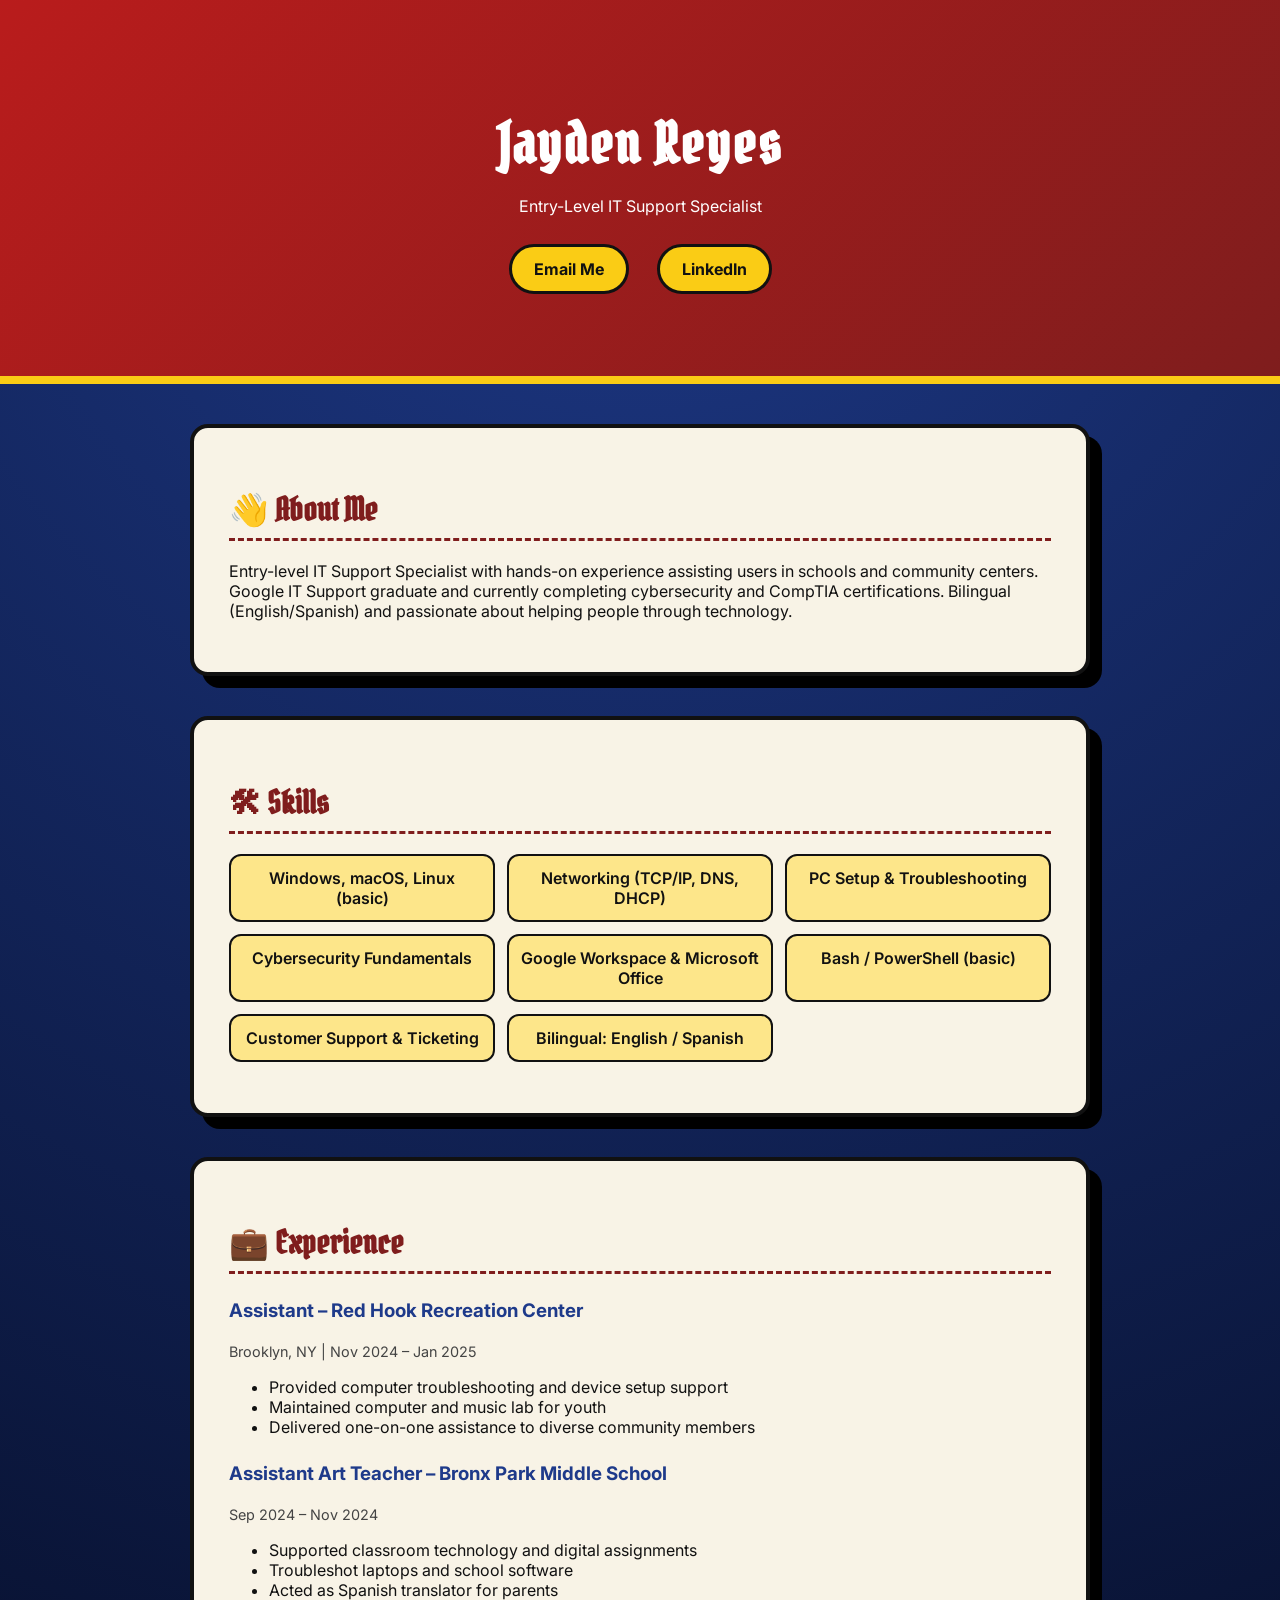
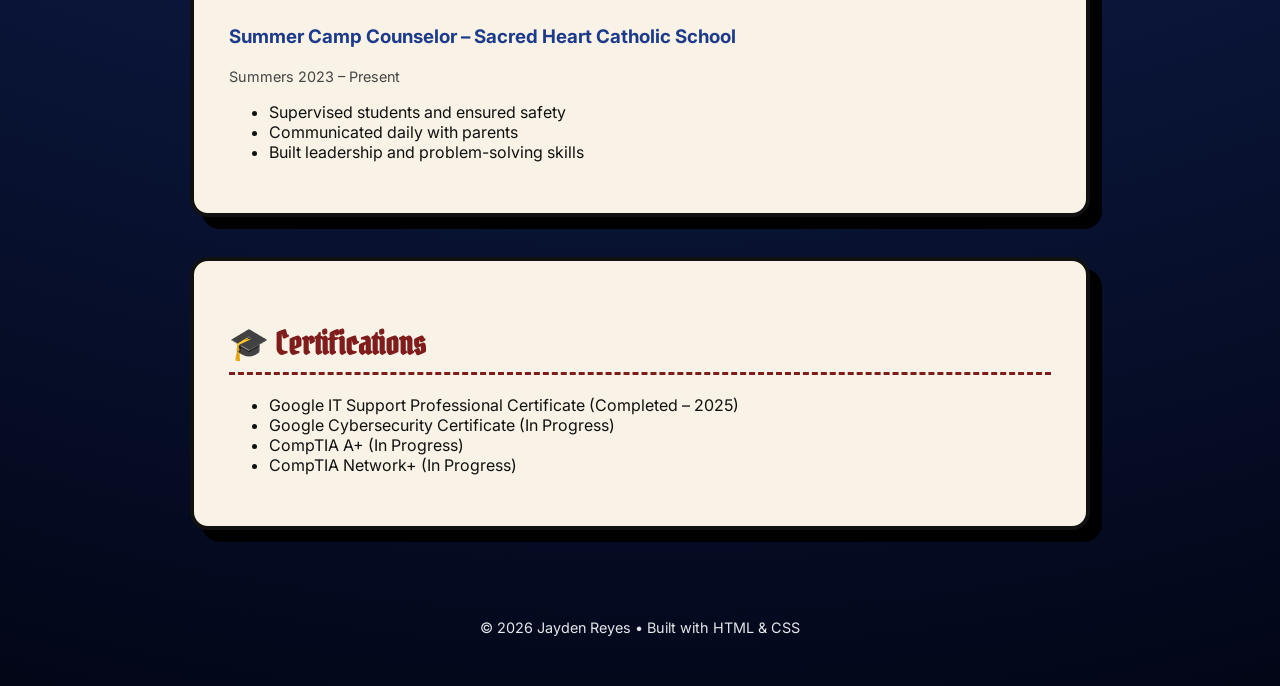
<file: resume-website/index.html>
<!DOCTYPE html>
<html lang="en">
<head>
  <meta charset="UTF-8">
  <title>Jayden Reyes | IT Support</title>
  <link rel="stylesheet" href="style.css">
  <meta name="viewport" content="width=device-width, initial-scale=1.0">
</head>
<body>

  <header class="hero">
    <h1>Jayden Reyes</h1>
    <p>Entry-Level IT Support Specialist</p>
    <div class="links">
      <a href="#" onclick="openEmailModal()">Email Me</a>
      <a href="https://www.linkedin.com/in/jayden-reyes-5073a0344/" target="_blank">
        LinkedIn
      </a>
    </div>
  </header>

  <section class="card">
    <h2>👋 About Me</h2>
    <p>
      Entry-level IT Support Specialist with hands-on experience assisting users
      in schools and community centers. Google IT Support graduate and currently
      completing cybersecurity and CompTIA certifications. Bilingual
      (English/Spanish) and passionate about helping people through technology.
    </p>
  </section>

  <section class="card">
    <h2>🛠 Skills</h2>
    <ul class="skills">
      <li>Windows, macOS, Linux (basic)</li>
      <li>Networking (TCP/IP, DNS, DHCP)</li>
      <li>PC Setup & Troubleshooting</li>
      <li>Cybersecurity Fundamentals</li>
      <li>Google Workspace & Microsoft Office</li>
      <li>Bash / PowerShell (basic)</li>
      <li>Customer Support & Ticketing</li>
      <li>Bilingual: English / Spanish</li>
    </ul>
  </section>

  <section class="card">
    <h2>💼 Experience</h2>

    <h3>Assistant – Red Hook Recreation Center</h3>
    <span>Brooklyn, NY | Nov 2024 – Jan 2025</span>
    <ul>
      <li>Provided computer troubleshooting and device setup support</li>
      <li>Maintained computer and music lab for youth</li>
      <li>Delivered one-on-one assistance to diverse community members</li>
    </ul>

    <h3>Assistant Art Teacher – Bronx Park Middle School</h3>
    <span>Sep 2024 – Nov 2024</span>
    <ul>
      <li>Supported classroom technology and digital assignments</li>
      <li>Troubleshot laptops and school software</li>
      <li>Acted as Spanish translator for parents</li>
    </ul>

    <h3>Summer Camp Counselor – Sacred Heart Catholic School</h3>
    <span>Summers 2023 – Present</span>
    <ul>
      <li>Supervised students and ensured safety</li>
      <li>Communicated daily with parents</li>
      <li>Built leadership and problem-solving skills</li>
    </ul>
  </section>

  <section class="card">
    <h2>🎓 Certifications</h2>
    <ul>
      <li>Google IT Support Professional Certificate (Completed – 2025)</li>
      <li>Google Cybersecurity Certificate (In Progress)</li>
      <li>CompTIA A+ (In Progress)</li>
      <li>CompTIA Network+ (In Progress)</li>
    </ul>
  </section>

  <footer>
    <p>© 2026 Jayden Reyes • Built with HTML & CSS</p>
  </footer>
<!-- EMAIL MODAL -->
<div id="emailModal" class="modal">
  <div class="modal-content">
    <button class="close-btn" onclick="closeEmailModal()">✖</button>

    <h2>📡 Contact ME</h2>

    <div class="email-box">
      <span>Personal Email</span>
      <p id="email1">reyesjayden83@gmail.com</p>
      <button onclick="copyEmail('email1')">Copy</button>
    </div>

    <div class="email-box">
      <span>Pursuit Email</span>
      <p id="email2">jayden.reyes@pursuit.org</p>
      <button onclick="copyEmail('email2')">Copy</button>
    </div>

    <p class="copied-msg" id="copiedMsg">Copied to clipboard ☠️</p>
  </div>
</div>

<script>
  function openEmailModal() {
    document.getElementById("emailModal").style.display = "flex";
  }

  function closeEmailModal() {
    document.getElementById("emailModal").style.display = "none";
  }

  function copyEmail(id) {
    const text = document.getElementById(id).innerText;
    navigator.clipboard.writeText(text);

    const msg = document.getElementById("copiedMsg");
    msg.style.opacity = "1";

    setTimeout(() => {
      msg.style.opacity = "0";
    }, 1500);
  }
</script>

</body>
</html>
</file>
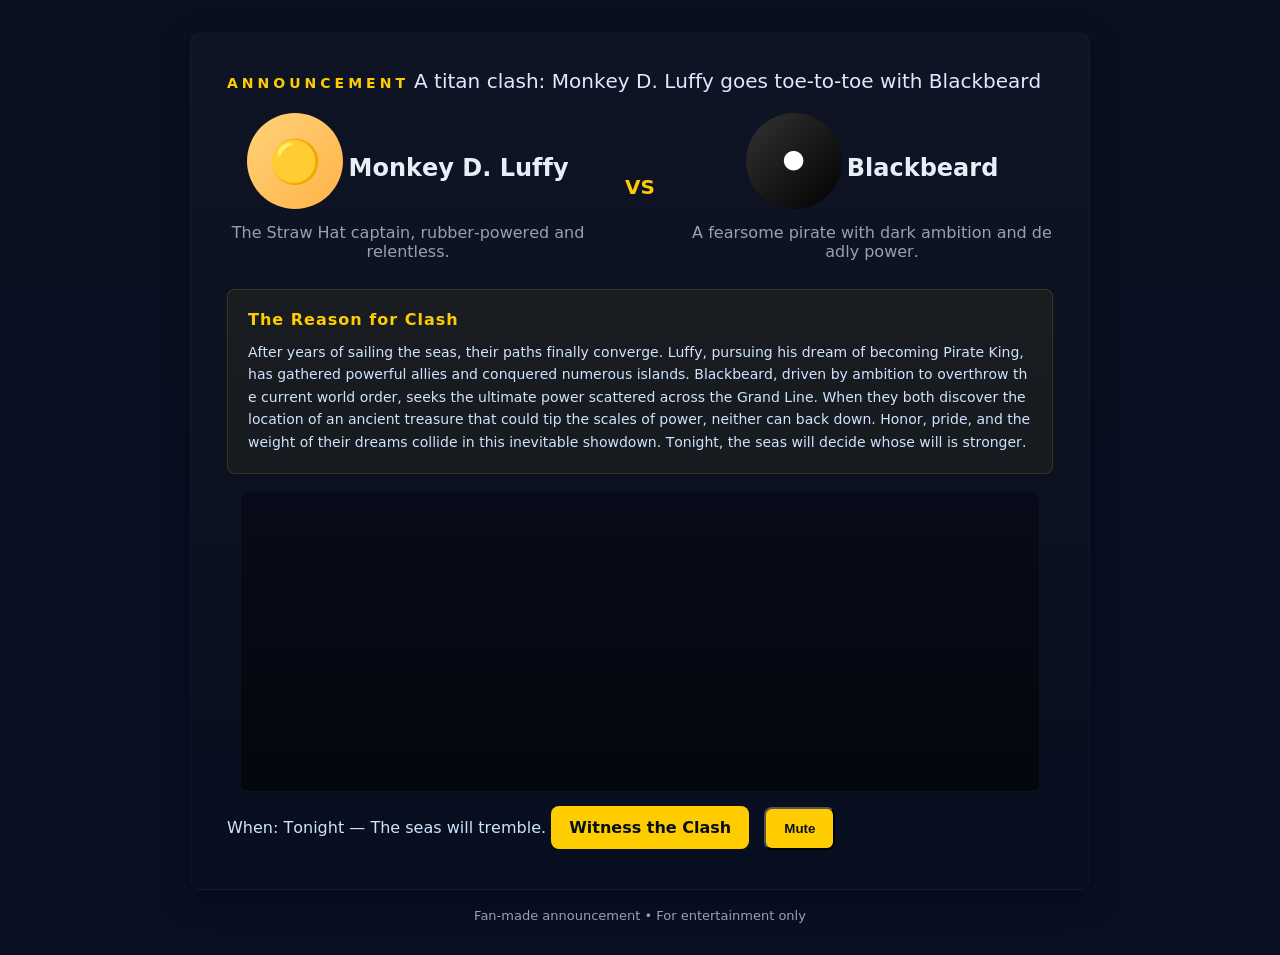
<file: announcement.html>
<!doctype html>
<html lang="en">
  <head>
    <meta charset="utf-8" />
    <meta name="viewport" content="width=device-width,initial-scale=1" />
    <title>Luffy vs Blackbeard — Showdown</title>
    <link rel="stylesheet" href="styles.css">
  </head>
  <body>
    <main class="hero">
      <div class="card">
        <h1 class="title hover-letters">ANNOUNCEMENT</h1>
        <p class="subtitle hover-letters">A titan clash: Monkey D. Luffy goes toe-to-toe with Blackbeard</p>
        <div class="match">
          <div class="fighter">
            <div class="avatar luffy">🟡</div>
            <h2 class="hover-letters">Monkey D. Luffy</h2>
            <p class="desc hover-letters">The Straw Hat captain, rubber-powered and relentless.</p>
          </div>
          <div class="vs">VS</div>
          <div class="fighter">
            <div class="avatar blackbeard">⚫</div>
            <h2 class="hover-letters">Blackbeard</h2>
            <p class="desc hover-letters">A fearsome pirate with dark ambition and deadly power.</p>
          </div>
        </div>

        <div class="scenario">
          <h3 class="hover-letters">The Reason for Clash</h3>
          <p class="hover-letters">After years of sailing the seas, their paths finally converge. Luffy, pursuing his dream of becoming Pirate King, has gathered powerful allies and conquered numerous islands. Blackbeard, driven by ambition to overthrow the current world order, seeks the ultimate power scattered across the Grand Line. When they both discover the location of an ancient treasure that could tip the scales of power, neither can back down. Honor, pride, and the weight of their dreams collide in this inevitable showdown. Tonight, the seas will decide whose will is stronger.</p>
        </div>

        <div class="battle-area">
          <canvas id="battleCanvas" width="800" height="300" aria-label="Luffy and Blackbeard clash animation"></canvas>
        </div>

        <p class="when hover-letters">When: Tonight — The seas will tremble.</p>
        <a class="cta" href="#">Witness the Clash</a>
        <button id="muteButton" class="cta" style="margin-left: 10px;">Mute</button>
      </div>
      <footer class="note">Fan-made announcement • For entertainment only</footer>
    </main>
    <script src="battle.js"></script>
    <script>
      // Wraps each character in .hover-letters elements with a span for per-letter hover effects
      document.addEventListener('DOMContentLoaded', () => {
        const wrapLetters = (el) => {
          const text = el.textContent;
          const frag = document.createDocumentFragment();
          for (const ch of text) {
            if (ch === ' ') {
              frag.appendChild(document.createTextNode(' '));
              continue;
            }
            const span = document.createElement('span');
            span.className = 'letter-span';
            span.textContent = ch;
            frag.appendChild(span);
          }
          el.textContent = '';
          el.appendChild(frag);
        };

        document.querySelectorAll('.hover-letters').forEach(wrapLetters);
      });
    </script>
  </body>
</html>
</file>
<file: resume-website/style.css>
@import url('https://fonts.googleapis.com/css2?family=Pirata+One&family=Inter:wght@400;600&display=swap');

* {
  box-sizing: border-box;
}

body {
  margin: 0;
  font-family: 'Inter', sans-serif;
  background: radial-gradient(circle at top, #1e3a8a, #020617);
  color: #111;
}

/* HERO */
.hero {
  text-align: center;
  padding: 70px 20px;
  background: linear-gradient(135deg, #b91c1c, #7f1d1d);
  color: #fff;
  border-bottom: 8px solid #facc15;
}

.hero h1 {
  font-family: 'Pirata One', cursive;
  font-size: 3.5rem;
  letter-spacing: 2px;
  margin-bottom: 10px;
}

.subtitle {
  font-size: 1.2rem;
  opacity: 0.95;
}

.links a {
  display: inline-block;
  margin: 12px;
  padding: 12px 22px;
  background: #facc15;
  color: #111;
  text-decoration: none;
  border-radius: 30px;
  font-weight: bold;
  border: 3px solid #111;
  transition: transform 0.2s ease, box-shadow 0.2s ease;
}

.links a:hover {
  transform: translateY(-4px) rotate(-1deg);
  box-shadow: 0 10px 25px rgba(0,0,0,0.4);
}

/* CARDS (WANTED POSTER STYLE) */
.card {
  background: #f8f3e6;
  margin: 40px auto;
  padding: 35px;
  max-width: 900px;
  border-radius: 18px;
  border: 4px solid #111;
  box-shadow: 12px 12px 0 #000;
  animation: floatUp 0.6s ease;
}

.card h2 {
  font-family: 'Pirata One', cursive;
  font-size: 2rem;
  color: #7f1d1d;
  border-bottom: 3px dashed #7f1d1d;
  padding-bottom: 8px;
  margin-bottom: 20px;
}

.card h3 {
  margin-top: 25px;
  color: #1e3a8a;
}

.card span {
  font-size: 0.9rem;
  color: #444;
}

/* SKILLS */
.skills {
  display: grid;
  grid-template-columns: repeat(auto-fit, minmax(220px, 1fr));
  gap: 12px;
  list-style: none;
  padding: 0;
}

.skills li {
  background: #fde68a;
  padding: 12px;
  border-radius: 12px;
  text-align: center;
  border: 2px solid #111;
  font-weight: 600;
}

/* FOOTER */
footer {
  text-align: center;
  padding: 35px;
  color: #e5e7eb;
  font-size: 0.9rem;
}

/* ANIMATIONS */
@keyframes floatUp {
  from {
    opacity: 0;
    transform: translateY(25px);
  }
  to {
    opacity: 1;
    transform: translateY(0);
  }
}
/* MODAL BACKGROUND */
.modal {
  display: none;
  position: fixed;
  inset: 0;
  background: rgba(0,0,0,0.7);
  justify-content: center;
  align-items: center;
  z-index: 999;
}

/* MODAL CONTENT */
.modal-content {
  background: #f8f3e6;
  border: 4px solid #111;
  box-shadow: 12px 12px 0 #000;
  border-radius: 20px;
  padding: 35px;
  width: 90%;
  max-width: 450px;
  position: relative;
  animation: floatUp 0.4s ease;
  text-align: center;
}

.modal-content h2 {
  font-family: 'Pirata One', cursive;
  color: #7f1d1d;
  margin-bottom: 25px;
}

/* CLOSE BUTTON */
.close-btn {
  position: absolute;
  top: 15px;
  right: 15px;
  background: #b91c1c;
  color: white;
  border: 2px solid #111;
  border-radius: 50%;
  width: 35px;
  height: 35px;
  font-weight: bold;
  cursor: pointer;
}

/* EMAIL BOXES */
.email-box {
  background: #fde68a;
  border: 3px solid #111;
  border-radius: 15px;
  padding: 15px;
  margin-bottom: 15px;
}

.email-box span {
  font-size: 0.85rem;
  font-weight: bold;
  color: #444;
}

.email-box p {
  margin: 8px 0;
  font-weight: 600;
}

.email-box button {
  background: #1e3a8a;
  color: white;
  border: 2px solid #111;
  border-radius: 20px;
  padding: 6px 14px;
  cursor: pointer;
  font-weight: bold;
}

/* COPY MESSAGE */
.copied-msg {
  margin-top: 10px;
  font-size: 0.9rem;
  color: #15803d;
  opacity: 0;
  transition: opacity 0.3s ease;
}
</file>
<file: styles.css>
:root{
  --bg:#0b1020;
  --card:#0f1724;
  --accent:#ffcc00;
  --muted:#98a0b3;
}
*{box-sizing:border-box}
body{margin:0;font-family:Inter,ui-sans-serif,system-ui,Segoe UI,Roboto,-apple-system,Helvetica,Arial,sans-serif;background:linear-gradient(180deg,var(--bg),#081022);color:#e8eef8;min-height:100vh;display:flex;align-items:center;justify-content:center;padding:32px}
.hero{width:100%;max-width:900px}
.card{background:linear-gradient(180deg,rgba(255,255,255,0.02),rgba(0,0,0,0.08));border:1px solid rgba(255,255,255,0.04);padding:36px;border-radius:12px;box-shadow:0 10px 30px rgba(2,6,23,0.6);}
.title{letter-spacing:4px;color:var(--accent);margin:0 0 8px;font-size:14px}
.subtitle{margin:0 0 20px;font-size:20px;color:#dfe8ff}
.match{display:flex;align-items:center;gap:18px}
.fighter{flex:1;text-align:center}
.avatar{width:96px;height:96px;border-radius:50%;display:inline-grid;place-items:center;font-size:42px;margin-bottom:8px}
.avatar.luffy{background:linear-gradient(135deg,#ffd27a,#ffb347);color:#1a1200}
.avatar.blackbeard{background:linear-gradient(135deg,#333,#000);color:#fff}
.vs{font-weight:700;color:var(--accent);font-size:20px}
.desc{margin:6px 0 0;color:var(--muted)}
.when{margin-top:20px;color:#cfe3ff}
.cta{display:inline-block;margin-top:14px;padding:12px 18px;background:var(--accent);color:#071018;border-radius:8px;text-decoration:none;font-weight:600}
.note{margin-top:18px;text-align:center;color:var(--muted);font-size:13px}
.scenario{margin-top:28px;padding:20px;background:rgba(255,204,0,0.05);border:1px solid rgba(255,204,0,0.15);border-radius:8px;color:#dfe8ff}
.scenario h3{margin:0 0 12px;color:var(--accent);font-size:16px;letter-spacing:1px}
.scenario p{margin:0;line-height:1.6;color:#cfe3ff;font-size:14px}

@media(min-width:720px){.match{gap:36px}}

/* battle canvas styles */
.battle-area{margin-top:18px;display:flex;justify-content:center}
#battleCanvas{width:100%;max-width:800px;height:auto;border-radius:8px;border:1px solid rgba(255,255,255,0.03);background:linear-gradient(180deg,rgba(6,8,20,0.6),rgba(4,6,12,0.9));}

/* per-letter hover animation */
.hover-letters{display:inline-block;}
.hover-letters .letter-span{
  display:inline-block;
  transition:transform 0.18s ease, color 0.18s ease, text-shadow 0.18s ease;
  pointer-events:auto;
}
.hover-letters .letter-span:hover{
  transform:translateY(-4px) rotate(-2deg) scale(1.04);
  color:var(--accent);
  text-shadow:0 4px 14px rgba(255,204,0,0.45);
}
</file>
